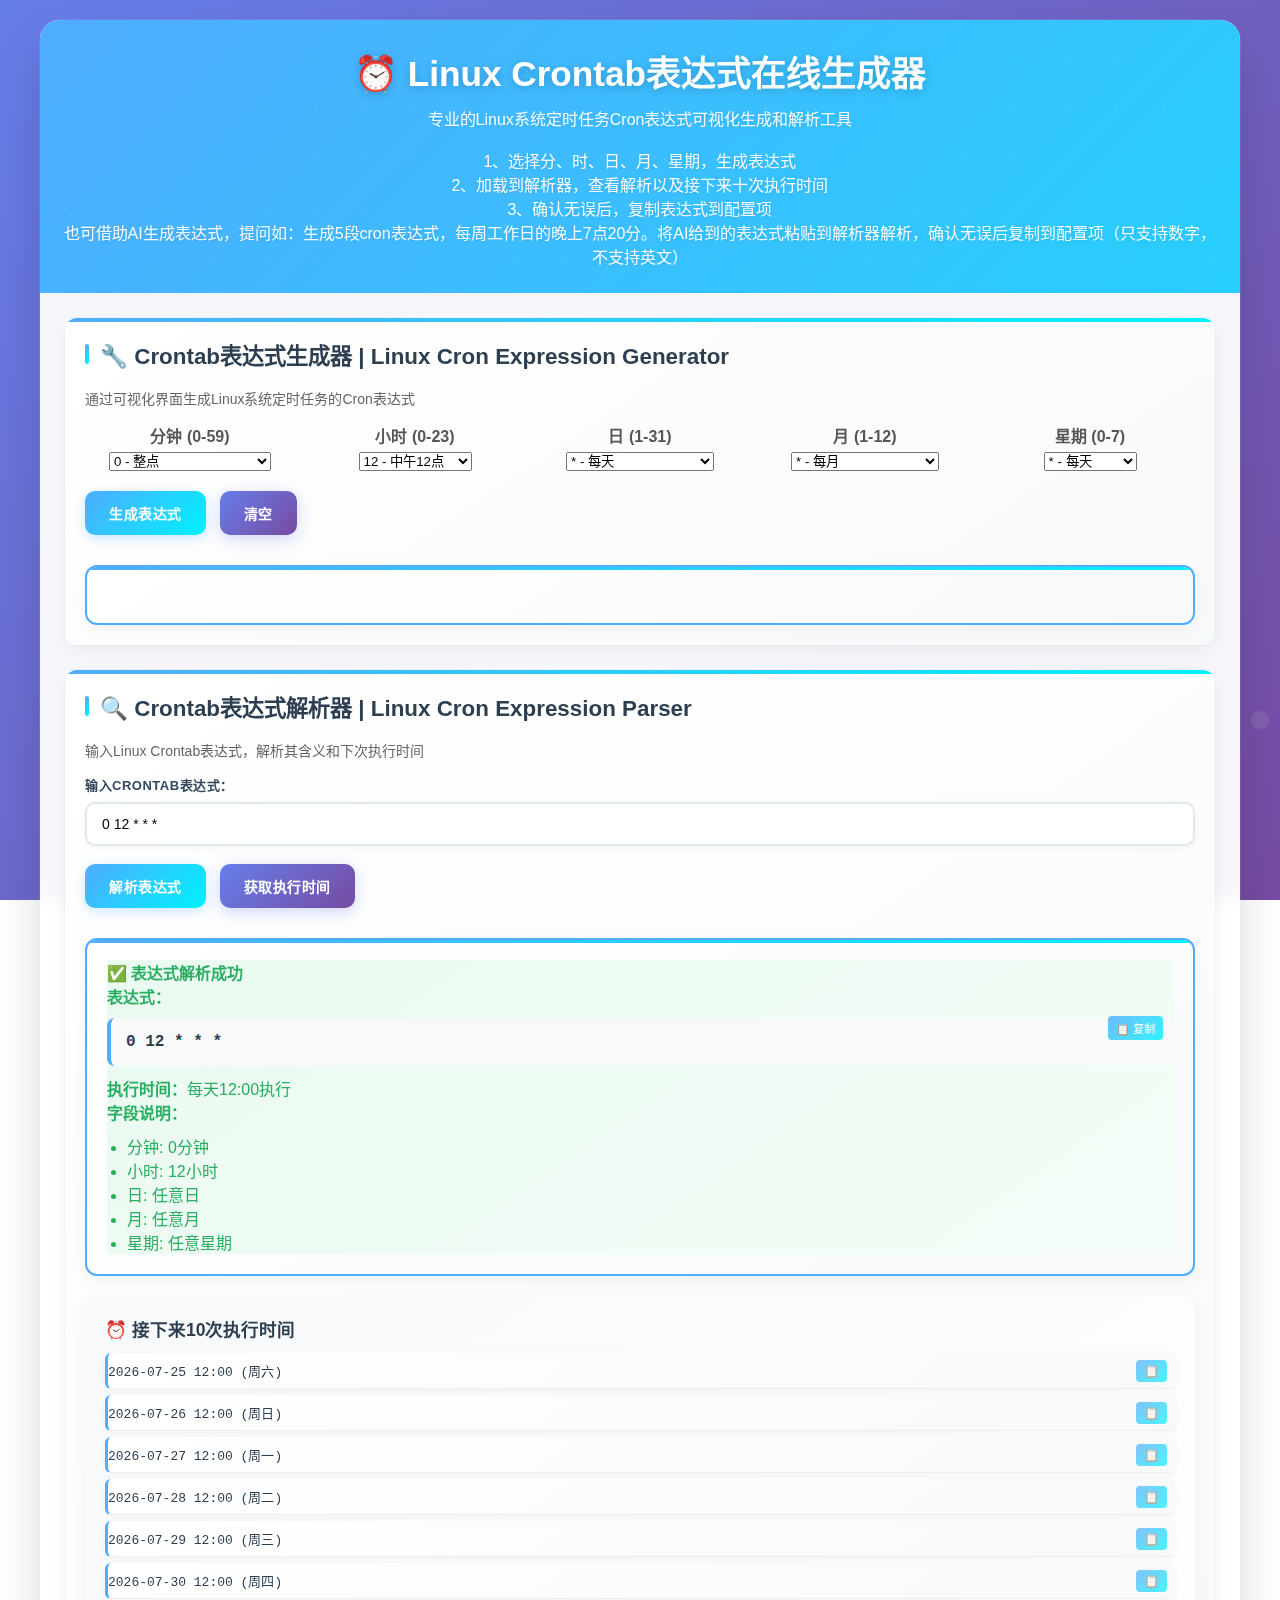
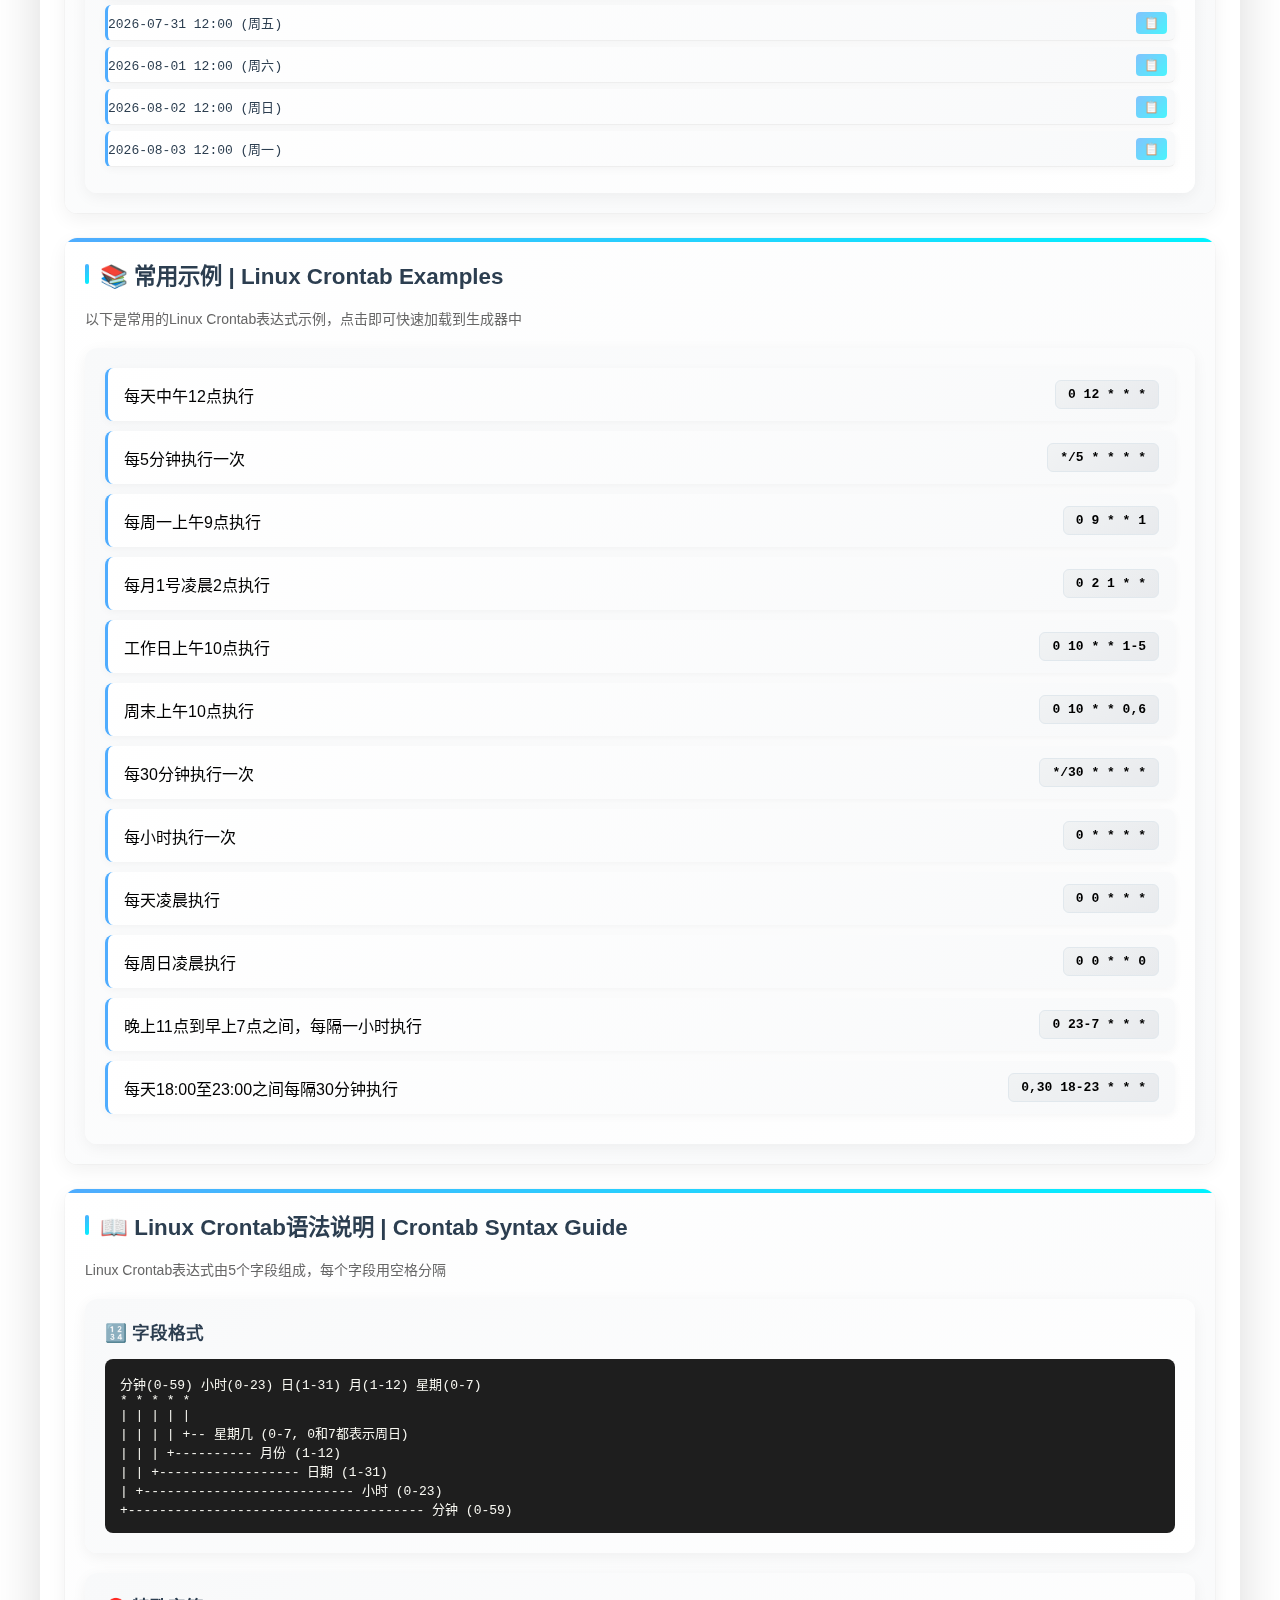
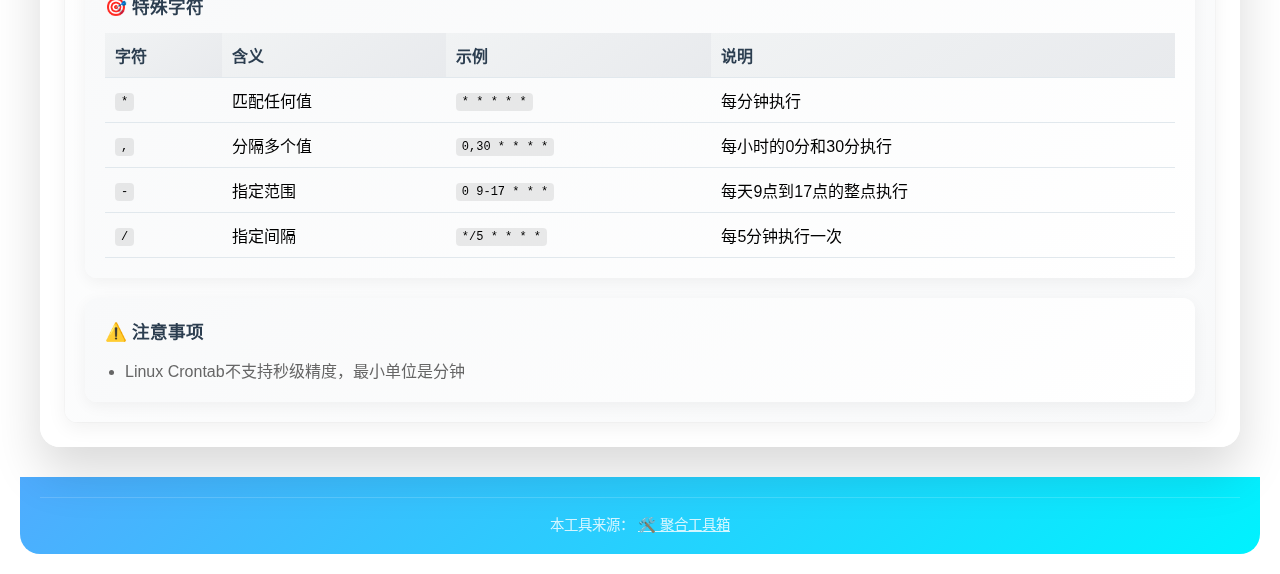
<file: app/templates/getcron.html>
<!DOCTYPE html>
<html lang="zh-CN">

<head>
    <meta charset="UTF-8">
    <meta name="viewport" content="width=device-width, initial-scale=1.0">
    <title>Linux Crontab表达式在线生成器 - Linux Cron Expression Generator | Linux定时任务工具</title>
    <link rel="icon" type="image/x-icon"
        href="data:image/svg+xml,<svg xmlns='http://www.w3.org/2000/svg' viewBox='0 0 100 100'><text y='.9em' font-size='90'>⏰</text></svg>">
    <style>
        * {
            margin: 0;
            padding: 0;
            box-sizing: border-box;
        }

        body {
            font-family: 'Segoe UI', Tahoma, Geneva, Verdana, sans-serif;
            background: linear-gradient(135deg, #667eea 0%, #764ba2 100%);
            background-attachment: fixed;
            min-height: 100vh;
            padding: 20px;
            position: relative;
        }

        body::before {
            content: '';
            position: fixed;
            top: 0;
            left: 0;
            width: 100%;
            height: 100%;
            background: url('data:image/svg+xml,<svg xmlns="http://www.w3.org/2000/svg" viewBox="0 0 100 100"><defs><pattern id="grain" width="100" height="100" patternUnits="userSpaceOnUse"><circle cx="20" cy="20" r="1" fill="%23ffffff" opacity="0.1"/><circle cx="80" cy="40" r="1" fill="%23ffffff" opacity="0.1"/><circle cx="40" cy="80" r="1" fill="%23ffffff" opacity="0.1"/></pattern></defs><rect width="100" height="100" fill="url(%23grain)"/></svg>') repeat;
            pointer-events: none;
            z-index: -1;
        }

        .container {
            max-width: 1200px;
            margin: 0 auto;
            background: rgba(255, 255, 255, 0.95);
            backdrop-filter: blur(10px);
            border-radius: 20px;
            box-shadow: 0 25px 50px rgba(0, 0, 0, 0.15), 0 0 0 1px rgba(255, 255, 255, 0.1);
            overflow: hidden;
            position: relative;
            animation: fadeInUp 0.8s ease-out;
        }

        @keyframes fadeInUp {
            from {
                opacity: 0;
                transform: translateY(30px);
            }

            to {
                opacity: 1;
                transform: translateY(0);
            }
        }

        .header {
            background: linear-gradient(135deg, #4facfe 0%, #00f2fe 100%);
            background-size: 200% 200%;
            animation: gradientShift 6s ease infinite;
            color: white;
            padding: 25px 20px;
            text-align: center;
            position: relative;
            overflow: hidden;
        }

        .header::before {
            content: '';
            position: absolute;
            top: -50%;
            left: -50%;
            width: 200%;
            height: 200%;
            background: radial-gradient(circle, rgba(255, 255, 255, 0.1) 1px, transparent 1px);
            background-size: 50px 50px;
            animation: float 20s linear infinite;
        }

        @keyframes gradientShift {

            0%,
            100% {
                background-position: 0% 50%;
            }

            50% {
                background-position: 100% 50%;
            }
        }

        @keyframes float {
            0% {
                transform: translate(-50%, -50%) rotate(0deg);
            }

            100% {
                transform: translate(-50%, -50%) rotate(360deg);
            }
        }

        .header h1 {
            font-size: 2.2em;
            margin-bottom: 10px;
            font-weight: 700;
            text-shadow: 0 2px 10px rgba(0, 0, 0, 0.2);
            position: relative;
            z-index: 1;
        }

        .header p {
            font-size: 1em;
            opacity: 0.95;
            font-weight: 300;
            position: relative;
            z-index: 1;
            text-shadow: 0 1px 5px rgba(0, 0, 0, 0.1);
        }

        .nav-bar {
            background: rgba(255, 255, 255, 0.1);
            backdrop-filter: blur(10px);
            border-radius: 15px;
            padding: 15px;
            margin-top: 20px;
            display: flex;
            justify-content: center;
            flex-wrap: wrap;
            gap: 15px;
        }

        .nav-link {
            color: white;
            text-decoration: none;
            padding: 10px 20px;
            border-radius: 25px;
            background: rgba(255, 255, 255, 0.1);
            border: 1px solid rgba(255, 255, 255, 0.2);
            transition: all 0.3s ease;
            font-weight: 500;
            font-size: 0.9rem;
        }

        .nav-link:hover {
            background: rgba(255, 255, 255, 0.2);
            transform: translateY(-2px);
            box-shadow: 0 5px 15px rgba(0, 0, 0, 0.1);
        }

        .nav-link.active {
            background: white;
            color: #667eea;
            font-weight: 600;
        }

        .main-content {
            padding: 25px;
            display: flex;
            flex-direction: column;
            gap: 25px;
        }

        .content-row {
            display: flex;
            gap: 25px;
            align-items: flex-start;
        }

        .content-row>.section {
            flex: 1;
            min-width: 0;
        }

        .content-full {
            width: 100%;
        }

        /* 响应式设计 */
        @media (max-width: 768px) {
            .content-row {
                flex-direction: column;
                gap: 20px;
            }

            .content-row>.section {
                flex: none;
                width: 100%;
            }
        }

        .section {
            margin-bottom: 0;
            padding: 20px;
            border: none;
            border-radius: 12px;
            background: linear-gradient(145deg, #ffffff 0%, #f8f9fa 100%);
            box-shadow: 0 6px 20px rgba(0, 0, 0, 0.06), 0 0 0 1px rgba(0, 0, 0, 0.02);
            transition: all 0.3s ease;
            position: relative;
            overflow: hidden;
            height: fit-content;
        }

        .section::before {
            content: '';
            position: absolute;
            top: 0;
            left: 0;
            right: 0;
            height: 4px;
            background: linear-gradient(90deg, #4facfe, #00f2fe, #667eea, #764ba2);
            background-size: 300% 100%;
            animation: gradientMove 3s ease infinite;
        }

        @keyframes gradientMove {

            0%,
            100% {
                background-position: 0% 50%;
            }

            50% {
                background-position: 100% 50%;
            }
        }

        .section:hover {
            transform: translateY(-2px);
            box-shadow: 0 12px 35px rgba(0, 0, 0, 0.12), 0 0 0 1px rgba(0, 0, 0, 0.03);
        }

        .section h2 {
            color: #2c3e50;
            margin-bottom: 18px;
            font-size: 1.4em;
            font-weight: 600;
            position: relative;
            padding-left: 15px;
        }

        .section h2::before {
            content: '';
            position: absolute;
            left: 0;
            top: 50%;
            transform: translateY(-50%);
            width: 4px;
            height: 20px;
            background: linear-gradient(135deg, #4facfe, #00f2fe);
            border-radius: 2px;
        }

        .input-group {
            margin-bottom: 18px;
        }

        .input-group label {
            display: block;
            margin-bottom: 8px;
            font-weight: 600;
            color: #34495e;
            font-size: 13px;
            text-transform: uppercase;
            letter-spacing: 0.5px;
        }

        .input-group input,
        .input-group select,
        .input-group textarea {
            width: 100%;
            padding: 12px 15px;
            border: 2px solid #e1e8ed;
            border-radius: 10px;
            font-size: 14px;
            background: #ffffff;
            transition: all 0.3s ease;
            box-shadow: 0 2px 8px rgba(0, 0, 0, 0.04);
        }

        .input-group input:focus,
        .input-group select:focus,
        .input-group textarea:focus {
            outline: none;
            border-color: #4facfe;
            box-shadow: 0 0 0 3px rgba(79, 172, 254, 0.1), 0 4px 12px rgba(0, 0, 0, 0.08);
            transform: translateY(-1px);
        }

        .input-group input:hover,
        .input-group select:hover,
        .input-group textarea:hover {
            border-color: #bdc3c7;
            box-shadow: 0 4px 12px rgba(0, 0, 0, 0.06);
        }

        .btn {
            background: linear-gradient(135deg, #4facfe 0%, #00f2fe 100%);
            color: white;
            border: none;
            padding: 12px 24px;
            border-radius: 10px;
            cursor: pointer;
            font-size: 14px;
            font-weight: 600;
            transition: all 0.3s ease;
            margin-right: 10px;
            margin-bottom: 10px;
            position: relative;
            overflow: hidden;
            box-shadow: 0 3px 12px rgba(79, 172, 254, 0.3);
            text-transform: uppercase;
            letter-spacing: 0.5px;
        }

        .btn::before {
            content: '';
            position: absolute;
            top: 0;
            left: -100%;
            width: 100%;
            height: 100%;
            background: linear-gradient(90deg, transparent, rgba(255, 255, 255, 0.2), transparent);
            transition: left 0.5s;
        }

        .btn:hover::before {
            left: 100%;
        }

        .btn:hover {
            transform: translateY(-3px);
            box-shadow: 0 8px 25px rgba(79, 172, 254, 0.4);
        }

        .btn:active {
            transform: translateY(-1px);
            box-shadow: 0 4px 15px rgba(79, 172, 254, 0.3);
        }

        .btn-secondary {
            background: linear-gradient(135deg, #667eea 0%, #764ba2 100%);
            box-shadow: 0 4px 15px rgba(102, 126, 234, 0.3);
        }

        .btn-secondary:hover {
            box-shadow: 0 8px 25px rgba(102, 126, 234, 0.4);
        }

        .result {
            background: linear-gradient(145deg, #ffffff 0%, #f8f9fa 100%);
            border: 2px solid #4facfe;
            border-radius: 12px;
            padding: 20px;
            margin-top: 20px;
            min-height: 60px;
            box-shadow: 0 4px 15px rgba(0, 0, 0, 0.05);
            transition: all 0.3s ease;
            position: relative;
            overflow: hidden;
        }

        .result::before {
            content: '';
            position: absolute;
            top: 0;
            left: 0;
            right: 0;
            height: 3px;
            background: linear-gradient(90deg, #4facfe, #00f2fe);
        }

        .error {
            color: #e74c3c;
            background: linear-gradient(145deg, #ffeaea 0%, #fdf2f2 100%);
            border-color: #e74c3c;
        }

        .error::before {
            background: linear-gradient(90deg, #e74c3c, #c0392b);
        }

        .success {
            color: #27ae60;
            background: linear-gradient(145deg, #eafaf1 0%, #f4fdf7 100%);
            border-color: #27ae60;
        }

        .success::before {
            background: linear-gradient(90deg, #27ae60, #2ecc71);
        }

        .cron-builder {
            display: grid;
            grid-template-columns: repeat(auto-fit, minmax(150px, 1fr));
            gap: 15px;
            margin-bottom: 20px;
        }

        .field-group {
            text-align: center;
        }

        .field-group label {
            display: block;
            font-weight: 600;
            margin-bottom: 5px;
            color: #555;
        }

        .examples {
            background: linear-gradient(145deg, #f8f9fa 0%, #ffffff 100%);
            border-radius: 12px;
            padding: 20px;
            margin-top: 20px;
            box-shadow: 0 4px 15px rgba(0, 0, 0, 0.05);
            grid-column: 1 / -1;
        }

        .example-item {
            display: flex;
            justify-content: space-between;
            align-items: center;
            padding: 12px 16px;
            margin-bottom: 10px;
            background: linear-gradient(145deg, #ffffff 0%, #f8f9fa 100%);
            border-radius: 8px;
            border-left: 3px solid #4facfe;
            box-shadow: 0 2px 8px rgba(0, 0, 0, 0.04);
            transition: all 0.3s ease;
            position: relative;
        }

        .example-item:hover {
            transform: translateX(5px);
            box-shadow: 0 4px 15px rgba(0, 0, 0, 0.08);
            border-left-color: #00f2fe;
        }

        .example-cron {
            font-family: 'Fira Code', 'Courier New', monospace;
            background: linear-gradient(145deg, #f1f3f4 0%, #e8eaed 100%);
            padding: 6px 12px;
            border-radius: 6px;
            font-weight: 600;
            cursor: pointer;
            transition: all 0.3s ease;
            border: 1px solid #e1e8ed;
            font-size: 13px;
        }

        .example-cron:hover {
            background: linear-gradient(145deg, #4facfe 0%, #00f2fe 100%);
            color: white;
            transform: scale(1.05);
            box-shadow: 0 4px 12px rgba(79, 172, 254, 0.3);
        }

        .next-runs {
            background: linear-gradient(145deg, #f8f9fa 0%, #ffffff 100%);
            border-radius: 12px;
            padding: 20px;
            margin-top: 20px;
            box-shadow: 0 4px 15px rgba(0, 0, 0, 0.05);
            grid-column: 1 / -1;
        }

        .next-runs h4 {
            margin-bottom: 12px;
            color: #2c3e50;
            font-size: 1.1em;
            font-weight: 600;
        }

        .next-runs ul {
            list-style: none;
        }

        .next-runs li {
            padding: 10px 12px;
            background: linear-gradient(145deg, #ffffff 0%, #f8f9fa 100%);
            margin-bottom: 6px;
            border-radius: 6px;
            border-left: 3px solid #4facfe;
            box-shadow: 0 2px 8px rgba(0, 0, 0, 0.04);
            transition: all 0.3s ease;
            font-family: 'Fira Code', monospace;
            font-size: 13px;
            position: relative;
            cursor: pointer;
        }

        .next-runs li:hover {
            transform: translateX(3px);
            box-shadow: 0 4px 12px rgba(0, 0, 0, 0.08);
        }

        /* 复制按钮样式 */
        .copy-btn {
            position: absolute;
            right: 8px;
            top: 50%;
            transform: translateY(-50%);
            background: linear-gradient(135deg, #4facfe, #00f2fe);
            color: white;
            border: none;
            border-radius: 4px;
            padding: 4px 8px;
            font-size: 11px;
            cursor: pointer;
            opacity: 0;
            transition: all 0.3s ease;
            z-index: 10;
        }

        .example-item:hover .copy-btn,
        .next-runs li:hover .copy-btn {
            opacity: 1;
        }

        .copy-btn:hover {
            background: linear-gradient(135deg, #667eea, #764ba2);
            transform: translateY(-50%) scale(1.1);
        }

        .copy-btn:active {
            transform: translateY(-50%) scale(0.95);
        }

        /* 复制成功提示 */
        .copy-success {
            position: fixed;
            top: 20px;
            right: 20px;
            background: linear-gradient(135deg, #27ae60, #2ecc71);
            color: white;
            padding: 12px 20px;
            border-radius: 8px;
            box-shadow: 0 4px 15px rgba(39, 174, 96, 0.3);
            z-index: 1000;
            animation: slideInRight 0.3s ease-out;
        }

        @keyframes slideInRight {
            from {
                transform: translateX(100%);
                opacity: 0;
            }

            to {
                transform: translateX(0);
                opacity: 1;
            }
        }

        /* 添加滚动条美化 */
        ::-webkit-scrollbar {
            width: 8px;
        }

        ::-webkit-scrollbar-track {
            background: #f1f1f1;
            border-radius: 4px;
        }

        ::-webkit-scrollbar-thumb {
            background: linear-gradient(135deg, #4facfe, #00f2fe);
            border-radius: 4px;
        }

        ::-webkit-scrollbar-thumb:hover {
            background: linear-gradient(135deg, #667eea, #764ba2);
        }

        /* 添加选择文本的样式 */
        ::selection {
            background: rgba(79, 172, 254, 0.3);
            color: #2c3e50;
        }

        /* 响应式设计 */
        @media (max-width: 768px) {
            body {
                padding: 8px;
            }

            .container {
                margin: 0;
                border-radius: 12px;
            }

            .header {
                padding: 20px 15px;
            }

            .header h1 {
                font-size: 1.8em;
            }

            .header p {
                font-size: 0.9em;
            }

            .main-content {
                padding: 15px;
                gap: 20px;
            }

            .section {
                padding: 15px;
            }

            .cron-builder {
                grid-template-columns: 1fr;
                gap: 10px;
            }

            .example-item {
                flex-direction: column;
                align-items: flex-start;
                gap: 8px;
            }

            .example-cron {
                align-self: stretch;
                text-align: center;
            }
        }

        .syntax-info {
            background: linear-gradient(145deg, #f8f9fa 0%, #ffffff 100%);
            border-radius: 12px;
            padding: 20px;
            margin-top: 20px;
            box-shadow: 0 4px 15px rgba(0, 0, 0, 0.05);
        }

        .syntax-info h4 {
            color: #2c3e50;
            margin-bottom: 15px;
            font-size: 1.1em;
            font-weight: 600;
        }

        .syntax-table {
            width: 100%;
            border-collapse: collapse;
            margin-top: 10px;
        }

        .syntax-table th,
        .syntax-table td {
            padding: 10px;
            text-align: left;
            border-bottom: 1px solid #e1e8ed;
        }

        .syntax-table th {
            background: linear-gradient(145deg, #f1f3f4 0%, #e8eaed 100%);
            font-weight: 600;
            color: #2c3e50;
        }

        .syntax-table code {
            background: rgba(0, 0, 0, 0.08);
            padding: 2px 6px;
            border-radius: 4px;
            font-family: 'Courier New', monospace;
            font-size: 12px;
        }

        .command-output {
            background: #1e1e1e;
            color: #f8f8f2;
            padding: 15px;
            border-radius: 8px;
            font-family: 'Courier New', monospace;
            font-size: 13px;
            margin-top: 10px;
            overflow-x: auto;
        }

        .command-output .prompt {
            color: #50fa7b;
        }

        .command-output .comment {
            color: #6272a4;
        }
    </style>
</head>

<body>
    <div class="container">
        <div class="header">
            <h1>⏰ Linux Crontab表达式在线生成器</h1>
            <p>专业的Linux系统定时任务Cron表达式可视化生成和解析工具</p>
            <br>
            <p>1、选择分、时、日、月、星期，生成表达式</p>
            <p>2、加载到解析器，查看解析以及接下来十次执行时间</p>
            <p>3、确认无误后，复制表达式到配置项</p>
            <p>也可借助AI生成表达式，提问如：生成5段cron表达式，每周工作日的晚上7点20分。将AI给到的表达式粘贴到解析器解析，确认无误后复制到配置项（只支持数字，不支持英文）</p>
        </div>

        <div class="main-content">
            <!-- 第一行：表达式解析和生成器 -->
            <!-- <div class="content-row"> -->
            <div class="content-full">
                <!-- Crontab表达式生成器 -->
                <div class="section">
                    <h2>🔧 Crontab表达式生成器 | Linux Cron Expression Generator</h2>
                    <p style="margin-bottom: 15px; color: #666; font-size: 14px;">通过可视化界面生成Linux系统定时任务的Cron表达式</p>
                    <div class="cron-builder">
                        <div class="field-group">
                            <label>分钟 (0-59)</label>
                            <select id="minutes" onchange="updateFieldInput('minutes')">
                                <option value="0" selected>0 - 整点</option>
                                <option value="*">* - 每分钟</option>
                                <option value="*/5">*/5 - 每5分钟</option>
                                <option value="*/10">*/10 - 每10分钟</option>
                                <option value="*/15">*/15 - 每15分钟</option>
                                <option value="*/30">*/30 - 每30分钟</option>
                                <option value="0,30">0,30 - 每半小时</option>
                                <option value="15,45">15,45 - 每小时15和45分</option>
                                <option value="custom">自定义...</option>
                            </select>
                            <input type="text" id="minutes-custom" placeholder="输入自定义值" style="display:none; margin-top:5px;">
                        </div>
                        <div class="field-group">
                            <label>小时 (0-23)</label>
                            <select id="hours" onchange="updateFieldInput('hours')">
                                <option value="*">* - 每小时</option>
                                <option value="0">0 - 凌晨0点</option>
                                <option value="6">6 - 早上6点</option>
                                <option value="9">9 - 上午9点</option>
                                <option value="12" selected>12 - 中午12点</option>
                                <option value="18">18 - 下午6点</option>
                                <option value="22">22 - 晚上10点</option>
                                <option value="*/2">*/2 - 每2小时</option>
                                <option value="*/4">*/4 - 每4小时</option>
                                <option value="*/6">*/6 - 每6小时</option>
                                <option value="9-17">9-17 - 工作时间</option>
                                <option value="custom">自定义...</option>
                            </select>
                            <input type="text" id="hours-custom" placeholder="输入自定义值" style="display:none; margin-top:5px;">
                        </div>
                        <div class="field-group">
                            <label>日 (1-31)</label>
                            <select id="dayOfMonth" onchange="updateFieldInput('dayOfMonth')">
                                <option value="*" selected>* - 每天</option>
                                <option value="1">1 - 每月1号</option>
                                <option value="15">15 - 每月15号</option>
                                <option value="*/7">*/7 - 每7天</option>
                                <option value="1-15">1-15 - 每月前半月</option>
                                <option value="16-31">16-31 - 每月后半月</option>
                                <option value="1,15">1,15 - 每月1号和15号</option>
                                <option value="custom">自定义...</option>
                            </select>
                            <input type="text" id="dayOfMonth-custom" placeholder="输入自定义值" style="display:none; margin-top:5px;">
                        </div>
                        <div class="field-group">
                            <label>月 (1-12)</label>
                            <select id="month" onchange="updateFieldInput('month')">
                                <option value="*" selected>* - 每月</option>
                                <option value="1">1 - 一月</option>
                                <option value="2">2 - 二月</option>
                                <option value="3">3 - 三月</option>
                                <option value="4">4 - 四月</option>
                                <option value="5">5 - 五月</option>
                                <option value="6">6 - 六月</option>
                                <option value="7">7 - 七月</option>
                                <option value="8">8 - 八月</option>
                                <option value="9">9 - 九月</option>
                                <option value="10">10 - 十月</option>
                                <option value="11">11 - 十一月</option>
                                <option value="12">12 - 十二月</option>
                                <option value="*/3">*/3 - 每季度</option>
                                <option value="*/6">*/6 - 每半年</option>
                                <option value="1,4,7,10">1,4,7,10 - 每季度首月</option>
                                <option value="6-8">6-8 - 夏季</option>
                                <option value="custom">自定义...</option>
                            </select>
                            <input type="text" id="month-custom" placeholder="输入自定义值" style="display:none; margin-top:5px;">
                        </div>
                        <div class="field-group">
                            <label>星期 (0-7)</label>
                            <select id="dayOfWeek" onchange="updateFieldInput('dayOfWeek')">
                                <option value="*" selected>* - 每天</option>
                                <option value="0">0 - 周日</option>
                                <option value="1">1 - 周一</option>
                                <option value="2">2 - 周二</option>
                                <option value="3">3 - 周三</option>
                                <option value="4">4 - 周四</option>
                                <option value="5">5 - 周五</option>
                                <option value="6">6 - 周六</option>
                                <option value="7">7 - 周日</option>
                                <option value="1-5">1-5 - 工作日</option>
                                <option value="0,6">0,6 - 周末</option>
                                <option value="1">1 - 每周一</option>
                                <option value="5">5 - 每周五</option>
                                <option value="custom">自定义...</option>
                            </select>
                            <input type="text" id="dayOfWeek-custom" placeholder="输入自定义值" style="display:none; margin-top:5px;">
                        </div>
                    </div>
                    <div style="margin-top: 15px;">
                        <button class="btn" onclick="generateCron()">生成表达式</button>
                        <button class="btn btn-secondary" onclick="clearBuilder()">清空</button>
                        <!-- <button class="btn btn-secondary" onclick="loadQuickPreset()">快速预设</button> -->
                    </div>
                    <div id="generateResult" class="result"></div>
                </div>
            </div>
            <div class="content-full">
                <!-- Crontab表达式解析器 -->
                <div class="section">
                    <h2>🔍 Crontab表达式解析器 | Linux Cron Expression Parser</h2>
                    <p style="margin-bottom: 15px; color: #666; font-size: 14px;">输入Linux Crontab表达式，解析其含义和下次执行时间</p>
                    <div class="input-group">
                        <label for="cronInput">输入Crontab表达式：</label>
                        <input type="text" id="cronInput" placeholder="例如: 0 12 * * *" value="0 12 * * *">
                    </div>
                    <button class="btn" onclick="parseCron()">解析表达式</button>
                    <button class="btn btn-secondary" onclick="getNextRuns()">获取执行时间</button>
                    <div id="parseResult" class="result"></div>
                    <div id="nextRunsResult" class="next-runs" style="display: none;"></div>
                </div>
            </div>

            <!-- 第二行：常用示例和Crontab命令 -->
            <div class="content-row">
                <!-- 常用示例 -->
                <div class="section">
                    <h2>📚 常用示例 | Linux Crontab Examples</h2>
                    <p style="margin-bottom: 15px; color: #666; font-size: 14px;">以下是常用的Linux Crontab表达式示例，点击即可快速加载到生成器中
                    </p>
                    <div class="examples">
                        <div class="example-item">
                            <span>每天中午12点执行</span>
                            <span class="example-cron" onclick="loadExample('0 12 * * *')">0 12 * * *</span>
                            <button class="copy-btn" onclick="copyToClipboard('0 12 * * *', this)"
                                title="复制表达式">📋</button>
                        </div>
                        <div class="example-item">
                            <span>每5分钟执行一次</span>
                            <span class="example-cron" onclick="loadExample('*/5 * * * *')">*/5 * * * *</span>
                            <button class="copy-btn" onclick="copyToClipboard('*/5 * * * *', this)"
                                title="复制表达式">📋</button>
                        </div>
                        <div class="example-item">
                            <span>每周一上午9点执行</span>
                            <span class="example-cron" onclick="loadExample('0 9 * * 1')">0 9 * * 1</span>
                            <button class="copy-btn" onclick="copyToClipboard('0 9 * * 1', this)"
                                title="复制表达式">📋</button>
                        </div>
                        <div class="example-item">
                            <span>每月1号凌晨2点执行</span>
                            <span class="example-cron" onclick="loadExample('0 2 1 * *')">0 2 1 * *</span>
                            <button class="copy-btn" onclick="copyToClipboard('0 2 1 * *', this)"
                                title="复制表达式">📋</button>
                        </div>
                        <div class="example-item">
                            <span>工作日上午10点执行</span>
                            <span class="example-cron" onclick="loadExample('0 10 * * 1-5')">0 10 * * 1-5</span>
                            <button class="copy-btn" onclick="copyToClipboard('0 10 * * 1-5', this)"
                                title="复制表达式">📋</button>
                        </div>
                        <div class="example-item">
                            <span>周末上午10点执行</span>
                            <span class="example-cron" onclick="loadExample('0 10 * * 0,6')">0 10 * * 0,6</span>
                            <button class="copy-btn" onclick="copyToClipboard('0 10 * * 0,6', this)"
                                title="复制表达式">📋</button>
                        </div>
                        <div class="example-item">
                            <span>每30分钟执行一次</span>
                            <span class="example-cron" onclick="loadExample('*/30 * * * *')">*/30 * * * *</span>
                            <button class="copy-btn" onclick="copyToClipboard('*/30 * * * *', this)"
                                title="复制表达式">📋</button>
                        </div>
                        <div class="example-item">
                            <span>每小时执行一次</span>
                            <span class="example-cron" onclick="loadExample('0 * * * *')">0 * * * *</span>
                            <button class="copy-btn" onclick="copyToClipboard('0 * * * *', this)"
                                title="复制表达式">📋</button>
                        </div>
                        <div class="example-item">
                            <span>每天凌晨执行</span>
                            <span class="example-cron" onclick="loadExample('0 0 * * *')">0 0 * * *</span>
                            <button class="copy-btn" onclick="copyToClipboard('0 0 * * *', this)"
                                title="复制表达式">📋</button>
                        </div>
                        <div class="example-item">
                            <span>每周日凌晨执行</span>
                            <span class="example-cron" onclick="loadExample('0 0 * * 0')">0 0 * * 0</span>
                            <button class="copy-btn" onclick="copyToClipboard('0 0 * * 0', this)"
                                title="复制表达式">📋</button>
                        </div>
                        <div class="example-item">
                            <span>晚上11点到早上7点之间，每隔一小时执行</span>
                            <span class="example-cron" onclick="loadExample('0 23-7 * * *')">0 23-7 * * *</span>
                            <button class="copy-btn" onclick="copyToClipboard('0 23-7 * * *', this)"
                                title="复制表达式">📋</button>
                        </div>
                        <div class="example-item">
                            <span>每天18:00至23:00之间每隔30分钟执行</span>
                            <span class="example-cron" onclick="loadExample('0,30 18-23 * * *')">0,30 18-23 * * *</span>
                            <button class="copy-btn" onclick="copyToClipboard('0,30 18-23 * * *', this)"
                                title="复制表达式">📋</button>
                        </div>
                    </div>
                </div>
            </div>

            <!-- 第三行：语法说明 -->
            <div class="content-full">
                <div class="section">
                    <h2>📖 Linux Crontab语法说明 | Crontab Syntax Guide</h2>
                    <p style="margin-bottom: 15px; color: #666; font-size: 14px;">Linux Crontab表达式由5个字段组成，每个字段用空格分隔</p>

                    <div class="syntax-info">
                        <h4>🔢 字段格式</h4>
                        <div class="command-output">
                            分钟(0-59) 小时(0-23) 日(1-31) 月(1-12) 星期(0-7)<br>
                            * * * * *<br>
                            | | | | |<br>
                            | | | | +-- 星期几 (0-7, 0和7都表示周日)<br>
                            | | | +---------- 月份 (1-12)<br>
                            | | +------------------ 日期 (1-31)<br>
                            | +--------------------------- 小时 (0-23)<br>
                            +-------------------------------------- 分钟 (0-59)
                        </div>
                    </div>

                    <div class="syntax-info">
                        <h4>🎯 特殊字符</h4>
                        <table class="syntax-table">
                            <thead>
                                <tr>
                                    <th>字符</th>
                                    <th>含义</th>
                                    <th>示例</th>
                                    <th>说明</th>
                                </tr>
                            </thead>
                            <tbody>
                                <tr>
                                    <td><code>*</code></td>
                                    <td>匹配任何值</td>
                                    <td><code>* * * * *</code></td>
                                    <td>每分钟执行</td>
                                </tr>
                                <tr>
                                    <td><code>,</code></td>
                                    <td>分隔多个值</td>
                                    <td><code>0,30 * * * *</code></td>
                                    <td>每小时的0分和30分执行</td>
                                </tr>
                                <tr>
                                    <td><code>-</code></td>
                                    <td>指定范围</td>
                                    <td><code>0 9-17 * * *</code></td>
                                    <td>每天9点到17点的整点执行</td>
                                </tr>
                                <tr>
                                    <td><code>/</code></td>
                                    <td>指定间隔</td>
                                    <td><code>*/5 * * * *</code></td>
                                    <td>每5分钟执行一次</td>
                                </tr>
                            </tbody>
                        </table>
                    </div>

                    <div class="syntax-info">
                        <h4>⚠️ 注意事项</h4>
                        <ul style="margin-left: 20px; color: #666;">
                            <li>Linux Crontab不支持秒级精度，最小单位是分钟</li>
                        </ul>
                    </div>
                </div>
            </div>
        </div>
    </div>

    <script>
        // 解析Cron表达式
        function parseCron() {
            const cronInput = document.getElementById('cronInput').value.trim();
            const result = document.getElementById('parseResult');

            if (!cronInput) {
                result.innerHTML = '<div class="error">请输入Cron表达式</div>';
                return;
            }

            try {
                const parts = cronInput.split(/\s+/);
                if (parts.length !== 5) {
                    throw new Error('Linux Crontab表达式必须包含5个字段：分钟 小时 日 月 星期');
                }

                const [minute, hour, day, month, weekday] = parts;

                const description = generateDescription(minute, hour, day, month, weekday);

                result.innerHTML = `
                    <div class="success">
                        <h4>✅ 表达式解析成功</h4>
                        <p><strong>表达式：</strong></p>
                        <div style="background: #f8f9fa; padding: 15px; border-radius: 8px; margin: 10px 0; border-left: 4px solid #4facfe; position: relative;">
                            <code style="font-size: 16px; font-weight: bold; color: #2c3e50; font-family: 'Courier New', monospace; display: block; word-break: break-all;">${cronInput}</code>
                            <button class="copy-btn" onclick="copyToClipboard('${cronInput}', this)" title="复制表达式" style="position: absolute; top: 10px; right: 10px; opacity: 0.8; transition: opacity 0.3s;">📋 复制</button>
                        </div>
                        <p><strong>执行时间：</strong>${description}</p>
                        <p><strong>字段说明：</strong></p>
                        <ul style="margin-left: 20px; margin-top: 10px;">
                            <li>分钟: ${parseField(minute, 0, 59, '分钟')}</li>
                            <li>小时: ${parseField(hour, 0, 23, '小时')}</li>
                            <li>日: ${parseField(day, 1, 31, '日')}</li>
                            <li>月: ${parseField(month, 1, 12, '月')}</li>
                            <li>星期: ${parseField(weekday, 0, 7, '星期', ['周日', '周一', '周二', '周三', '周四', '周五', '周六', '周日'])}</li>
                        </ul>
                    </div>
                `;

                // 自动获取下次执行时间
                getNextRuns();
            } catch (error) {
                result.innerHTML = `<div class="error">❌ 解析失败：${error.message}</div>`;
                // 隐藏执行时间显示
                document.getElementById('nextRunsResult').style.display = 'none';
            }
        }

        // 解析单个字段
        function parseField(field, min, max, unit, names = null) {
            if (field === '*') {
                return `任意${unit}`;
            }

            if (field.includes('/')) {
                const [base, interval] = field.split('/');
                if (base === '*') {
                    return `每${interval}${unit}`;
                } else {
                    return `从${base}开始，每${interval}${unit}`;
                }
            }

            if (field.includes('-')) {
                const [start, end] = field.split('-');
                if (names) {
                    return `${names[start]}到${names[end]}`;
                }
                return `${start}到${end}${unit}`;
            }

            if (field.includes(',')) {
                const values = field.split(',');
                if (names) {
                    return values.map(v => names[v]).join('、');
                }
                return values.join('、') + unit;
            }

            if (names && names[field]) {
                return names[field];
            }

            return field + unit;
        }

        // 生成描述
        function generateDescription(minute, hour, day, month, weekday) {
            let desc = '';

            // 频率描述
            if (minute === '*' && hour === '*' && day === '*' && month === '*' && weekday === '*') {
                return '每分钟执行';
            }

            if (minute.startsWith('*/') && hour === '*' && day === '*' && month === '*' && weekday === '*') {
                const interval = minute.split('/')[1];
                return `每${interval}分钟执行一次`;
            }

            if (hour.startsWith('*/') && minute === '0' && day === '*' && month === '*' && weekday === '*') {
                const interval = hour.split('/')[1];
                return `每${interval}小时执行一次`;
            }

            // 具体时间描述
            let timeDesc = '';
            if (hour !== '*' && minute !== '*') {
                timeDesc = `${hour}:${minute.padStart(2, '0')}`;
            } else if (hour !== '*') {
                timeDesc = `${hour}点`;
            } else if (minute !== '*') {
                timeDesc = `每小时的${minute}分`;
            }

            // 日期描述
            let dateDesc = '';
            if (weekday !== '*') {
                const weekNames = ['周日', '周一', '周二', '周三', '周四', '周五', '周六', '周日'];
                if (weekday.includes(',')) {
                    const days = weekday.split(',').map(d => weekNames[d]).join('、');
                    dateDesc = `每${days}`;
                } else if (weekday.includes('-')) {
                    const [start, end] = weekday.split('-');
                    dateDesc = `每${weekNames[start]}到${weekNames[end]}`;
                } else {
                    dateDesc = `每${weekNames[weekday]}`;
                }
            } else if (day !== '*') {
                if (day.includes(',')) {
                    dateDesc = `每月${day.replace(/,/g, '号、')}号`;
                } else {
                    dateDesc = `每月${day}号`;
                }
            } else {
                dateDesc = '每天';
            }

            // 月份描述
            let monthDesc = '';
            if (month !== '*') {
                const monthNames = ['', '1月', '2月', '3月', '4月', '5月', '6月', '7月', '8月', '9月', '10月', '11月', '12月'];
                if (month.includes(',')) {
                    const months = month.split(',').map(m => monthNames[m]).join('、');
                    monthDesc = `${months}的`;
                } else {
                    monthDesc = `${monthNames[month]}的`;
                }
            }

            return `${monthDesc}${dateDesc}${timeDesc}执行`;
        }

        // 获取下次执行时间
        function getNextRuns() {
            const cronInput = document.getElementById('cronInput').value.trim();
            const result = document.getElementById('nextRunsResult');

            if (!cronInput) {
                result.style.display = 'none';
                return;
            }

            try {
                const parts = cronInput.split(/\s+/);
                if (parts.length !== 5) {
                    result.style.display = 'none';
                    return;
                }

                const nextTimes = calculateNextRuns(parts);

                if (nextTimes.length > 0) {
                    result.innerHTML = `
                        <h4>⏰ 接下来10次执行时间</h4>
                        <ul>
                            ${nextTimes.map(time => `
                                <li style="display: flex; justify-content: space-between; align-items: center; padding: 8px 0; border-bottom: 1px solid #eee;">
                                    <span style="font-family: 'Courier New', monospace; color: #2c3e50;">${time}</span>
                                    <button class="copy-btn" onclick="copyToClipboard('${time}', this)" title="复制时间" style="opacity: 0.7; font-size: 12px;">📋</button>
                                </li>
                            `).join('')}
                        </ul>
                    `;
                    result.style.display = 'block';
                } else {
                    result.style.display = 'none';
                }
            } catch (error) {
                result.style.display = 'none';
            }
        }

        // 计算下次执行时间
        function calculateNextRuns(parts) {
            const [minute, hour, day, month, weekday] = parts;
            const now = new Date();
            const times = [];

            // 简化计算，生成接下来几天的可能时间
            for (let i = 0; i < 30 && times.length < 10; i++) {
                const date = new Date(now.getTime() + i * 24 * 60 * 60 * 1000);

                // 检查月份
                if (!matchField(month, date.getMonth() + 1, 1, 12)) continue;

                // 检查日期
                if (!matchField(day, date.getDate(), 1, 31)) continue;

                // 检查星期
                if (!matchField(weekday, date.getDay(), 0, 7)) continue;

                // 生成当天的时间点
                const hours = expandField(hour, 0, 23);
                const minutes = expandField(minute, 0, 59);

                for (const h of hours) {
                    for (const m of minutes) {
                        const time = new Date(date);
                        time.setHours(h, m, 0, 0);

                        if (time > now) {
                            times.push(formatDateTime(time));
                            if (times.length >= 10) break;
                        }
                    }
                    if (times.length >= 10) break;
                }
            }

            return times;
        }

        // 匹配字段值
        function matchField(field, value, min, max) {
            if (field === '*') return true;

            if (field.includes('/')) {
                const [base, interval] = field.split('/');
                if (base === '*') {
                    return value % parseInt(interval) === 0;
                } else {
                    return value >= parseInt(base) && (value - parseInt(base)) % parseInt(interval) === 0;
                }
            }

            if (field.includes('-')) {
                const [start, end] = field.split('-');
                return value >= parseInt(start) && value <= parseInt(end);
            }

            if (field.includes(',')) {
                const values = field.split(',').map(v => parseInt(v));
                return values.includes(value);
            }

            return value === parseInt(field);
        }

        // 展开字段值
        function expandField(field, min, max) {
            if (field === '*') {
                return Array.from({ length: max - min + 1 }, (_, i) => min + i);
            }

            if (field.includes('/')) {
                const [base, interval] = field.split('/');
                const result = [];
                if (base === '*') {
                    for (let i = min; i <= max; i += parseInt(interval)) {
                        result.push(i);
                    }
                } else {
                    for (let i = parseInt(base); i <= max; i += parseInt(interval)) {
                        result.push(i);
                    }
                }
                return result;
            }

            if (field.includes('-')) {
                const [start, end] = field.split('-');
                return Array.from({ length: parseInt(end) - parseInt(start) + 1 }, (_, i) => parseInt(start) + i);
            }

            if (field.includes(',')) {
                return field.split(',').map(v => parseInt(v));
            }

            return [parseInt(field)];
        }

        // 格式化日期时间
        function formatDateTime(date) {
            const year = date.getFullYear();
            const month = (date.getMonth() + 1).toString().padStart(2, '0');
            const day = date.getDate().toString().padStart(2, '0');
            const hour = date.getHours().toString().padStart(2, '0');
            const minute = date.getMinutes().toString().padStart(2, '0');
            const weekdays = ['周日', '周一', '周二', '周三', '周四', '周五', '周六'];
            const weekday = weekdays[date.getDay()];

            return `${year}-${month}-${day} ${hour}:${minute} (${weekday})`;
        }

        // 生成Cron表达式
        function generateCron() {
            const minutes = getFieldValue('minutes');
            const hours = getFieldValue('hours');
            const dayOfMonth = getFieldValue('dayOfMonth');
            const month = getFieldValue('month');
            const dayOfWeek = getFieldValue('dayOfWeek');

            const cronExpression = `${minutes} ${hours} ${dayOfMonth} ${month} ${dayOfWeek}`;

            const result = document.getElementById('generateResult');
            result.innerHTML = `
                <div class="success">
                    <h4>✅ 生成成功</h4>
                    <p><strong>Crontab表达式：</strong></p>
                    <div style="background: #f8f9fa; padding: 15px; border-radius: 8px; margin: 10px 0; border-left: 4px solid #4facfe; position: relative;">
                        <code style="font-size: 16px; font-weight: bold; color: #2c3e50; font-family: 'Courier New', monospace; display: block; word-break: break-all;">${cronExpression}</code>
                        <button class="copy-btn" onclick="copyToClipboard('${cronExpression}', this)" title="复制表达式" style="position: absolute; top: 10px; right: 10px; opacity: 0.8; transition: opacity 0.3s;">📋 复制</button>
                    </div>
                    <p><strong>执行时间：</strong>${generateDescription(minutes, hours, dayOfMonth, month, dayOfWeek)}</p>
                    <button class="btn btn-secondary" onclick="loadExample('${cronExpression}')" style="margin-top: 10px;">加载到解析器</button>
                </div>
            `;
        }

        // 获取字段值
        function getFieldValue(fieldName) {
            const select = document.getElementById(fieldName);
            const customInput = document.getElementById(fieldName + '-custom');

            if (select.value === 'custom') {
                return customInput.value || '*';
            }
            return select.value;
        }

        // 更新字段输入
        function updateFieldInput(fieldName) {
            const select = document.getElementById(fieldName);
            const customInput = document.getElementById(fieldName + '-custom');

            if (select.value === 'custom') {
                customInput.style.display = 'block';
                customInput.focus();
            } else {
                customInput.style.display = 'none';
            }
        }

        // 清空生成器
        function clearBuilder() {
            document.getElementById('minutes').value = '*';
            document.getElementById('hours').value = '*';
            document.getElementById('dayOfMonth').value = '*';
            document.getElementById('month').value = '*';
            document.getElementById('dayOfWeek').value = '*';

            // 隐藏所有自定义输入框
            const customInputs = document.querySelectorAll('[id$="-custom"]');
            customInputs.forEach(input => {
                input.style.display = 'none';
                input.value = '';
            });

            document.getElementById('generateResult').innerHTML = '';
        }

        // 快速预设
        function loadQuickPreset() {
            const presets = [
                { name: '每分钟', values: ['*', '*', '*', '*', '*'] },
                { name: '每小时', values: ['0', '*', '*', '*', '*'] },
                { name: '每天', values: ['0', '0', '*', '*', '*'] },
                { name: '每周', values: ['0', '0', '*', '*', '0'] },
                { name: '每月', values: ['0', '0', '1', '*', '*'] },
                { name: '工作日', values: ['0', '9', '*', '*', '1-5'] },
                { name: '周末', values: ['0', '10', '*', '*', '0,6'] }
            ];

            const preset = presets[Math.floor(Math.random() * presets.length)];

            document.getElementById('minutes').value = preset.values[0];
            document.getElementById('hours').value = preset.values[1];
            document.getElementById('dayOfMonth').value = preset.values[2];
            document.getElementById('month').value = preset.values[3];
            document.getElementById('dayOfWeek').value = preset.values[4];

            // 隐藏所有自定义输入框
            const customInputs = document.querySelectorAll('[id$="-custom"]');
            customInputs.forEach(input => {
                input.style.display = 'none';
            });

            generateCron();
        }

        // 加载示例
        function loadExample(cronExpression) {
            document.getElementById('cronInput').value = cronExpression;
            parseCron(); // parseCron函数现在会自动调用getNextRuns

            // 同时更新生成器
            const parts = cronExpression.split(/\s+/);
            if (parts.length === 5) {
                const [minute, hour, day, month, weekday] = parts;

                // 尝试匹配预设值
                setFieldValue('minutes', minute);
                setFieldValue('hours', hour);
                setFieldValue('dayOfMonth', day);
                setFieldValue('month', month);
                setFieldValue('dayOfWeek', weekday);
            }
        }

        // 设置字段值
        function setFieldValue(fieldName, value) {
            const select = document.getElementById(fieldName);
            const customInput = document.getElementById(fieldName + '-custom');

            // 检查是否有匹配的预设值
            let found = false;
            for (let option of select.options) {
                if (option.value === value) {
                    select.value = value;
                    customInput.style.display = 'none';
                    found = true;
                    break;
                }
            }

            // 如果没有匹配的预设值，使用自定义
            if (!found) {
                select.value = 'custom';
                customInput.value = value;
                customInput.style.display = 'block';
            }
        }

        // 复制到剪贴板，支持动画和兼容性
        function copyToClipboard(text, button) {
            // Modern Clipboard API (HTTPS / secure context)
            if (navigator.clipboard && typeof navigator.clipboard.writeText === 'function') {
                navigator.clipboard.writeText(text).then(
                    () => {
                        showCopySuccess();
                        animateCopyButton(button);
                    },
                    () => {
                        fallbackCopyText(text, button);
                    }
                );
                return;
            }
            // Fallback for HTTP / older browsers
            fallbackCopyText(text, button);
        }

        function fallbackCopyText(text, button) {
            const textarea = document.createElement('textarea');
            textarea.value = text;
            textarea.style.position = 'fixed';
            textarea.style.left = '-9999px';
            textarea.style.top = '-9999px';
            document.body.appendChild(textarea);
            textarea.focus();
            textarea.select();
            try {
                document.execCommand('copy');
                showCopySuccess();
                animateCopyButton(button);
            } catch (err) {
                alert('复制失败，请手动复制');
            }
            document.body.removeChild(textarea);
        }

        function animateCopyButton(button) {
            if (!button) return;
            const originalText = button.innerHTML;
            const originalBg = button.style.background;

            button.innerHTML = '✅';
            button.style.background = 'linear-gradient(135deg, #27ae60, #2ecc71)';

            setTimeout(() => {
                button.innerHTML = originalText;
                button.style.background = originalBg;
            }, 1000);
        }

        // 显示复制成功提示
        function showCopySuccess() {
            const notification = document.createElement('div');
            notification.className = 'copy-success';
            notification.innerHTML = '✅ 已复制到剪贴板';
            document.body.appendChild(notification);

            setTimeout(() => {
                notification.remove();
            }, 2000);
        }

        // 页面加载完成后初始化
        document.addEventListener('DOMContentLoaded', function () {
            // 默认解析示例表达式
            parseCron();

            // 为输入框添加回车键监听和自动触发
            const cronInput = document.getElementById('cronInput');
            cronInput.addEventListener('keypress', function (e) {
                if (e.key === 'Enter') {
                    parseCron(); // parseCron现在会自动调用getNextRuns
                }
            });

            // 添加输入事件监听，实现自动触发
            let inputTimer;
            cronInput.addEventListener('input', function () {
                clearTimeout(inputTimer);
                inputTimer = setTimeout(() => {
                    if (this.value.trim()) {
                        parseCron(); // parseCron现在会自动调用getNextRuns
                    } else {
                        // 如果输入为空，隐藏结果
                        document.getElementById('parseResult').innerHTML = '';
                        document.getElementById('nextRunsResult').style.display = 'none';
                    }
                }, 500); // 500ms延迟，避免频繁触发
            });

            // 为自定义输入框添加实时更新
            const customInputs = document.querySelectorAll('[id$="-custom"]');
            customInputs.forEach(input => {
                input.addEventListener('input', function () {
                    if (this.style.display !== 'none') {
                        generateCron();
                    }
                });
            });

            // 为选择框添加实时更新
            const selects = document.querySelectorAll('.cron-builder select');
            selects.forEach(select => {
                select.addEventListener('change', function () {
                    if (this.value !== 'custom') {
                        generateCron();
                    }
                });
            });
        });
    </script>
    <footer
        style="background: linear-gradient(135deg, #4facfe 0%, #00f2fe 100%); color: white; padding: 20px; text-align: center; border-radius: 0 0 20px 20px; margin-top: 30px;">
        <div style="max-width: 1200px; margin: 0 auto;">
            <div
                style="border-top: 1px solid rgba(255, 255, 255, 0.2); padding-top: 15px; font-size: 0.9em; opacity: 0.8;">
                <p style="margin: 0;">本工具来源：
                    <a href="https://tools.souvc.com/crontab" target="_blank" style="color: inherit; text-decoration: underline;">🛠️ 聚合工具箱</a>
                </p>
            </div>
        </div>
    </footer>
</body>

</html>
</file>
